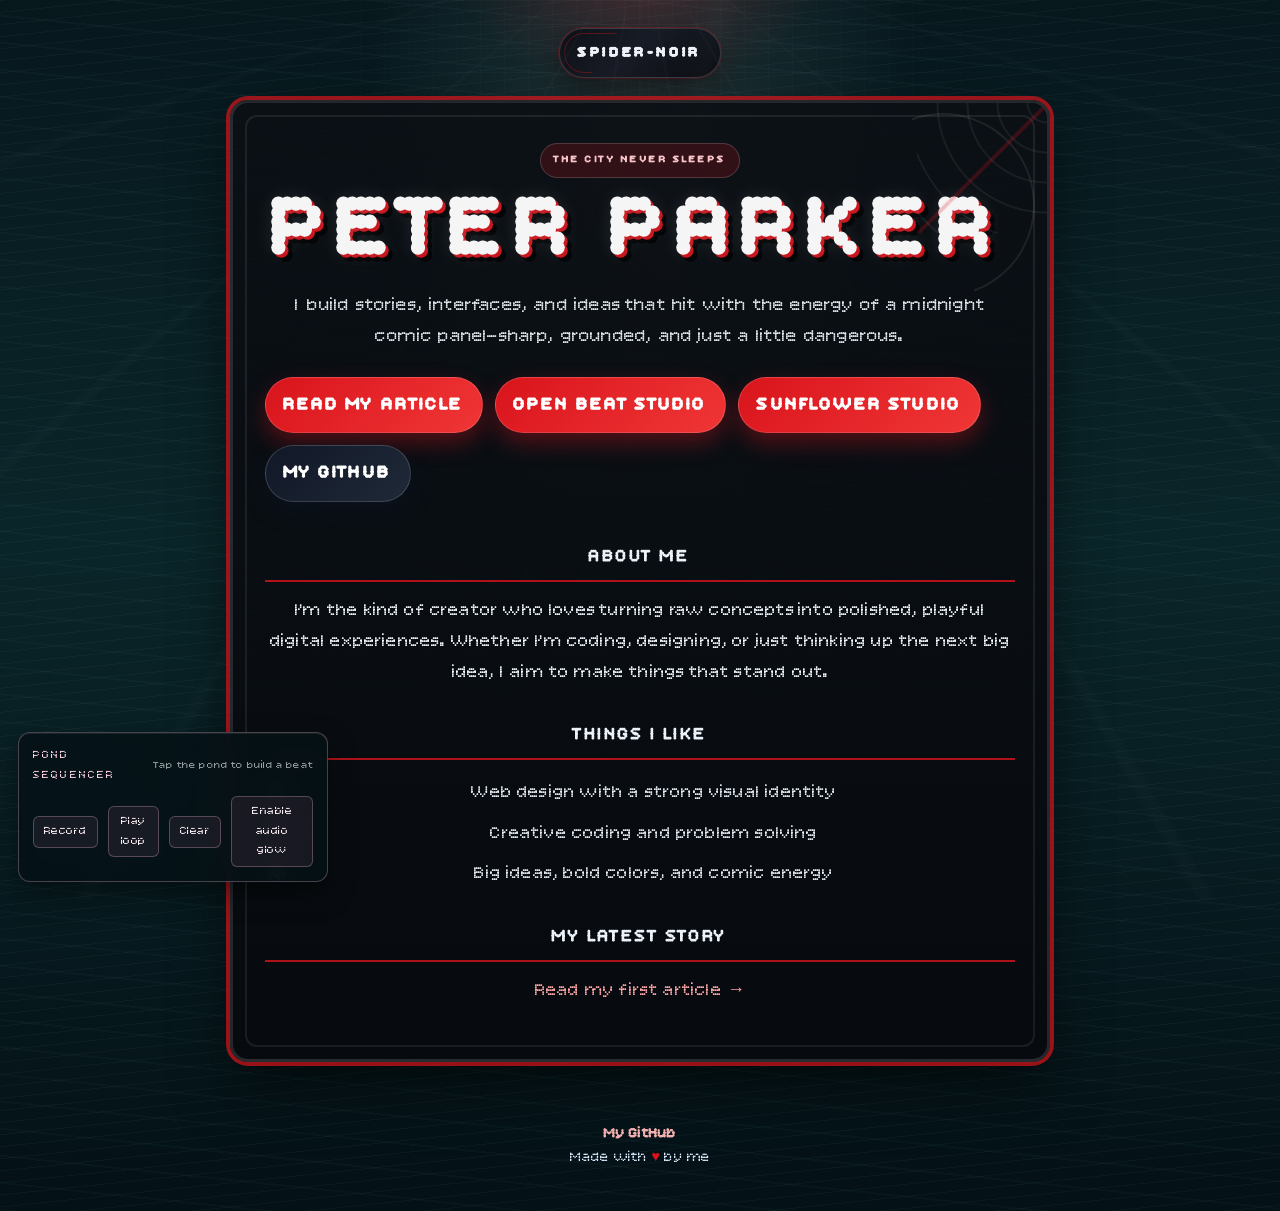
<file: index.html>
<!DOCTYPE html>
<html>

<head>
  <!-- The title shows up in the browser tab -->
  <title>Spider-Noir</title>

  <!-- These two lines connect your CSS and JavaScript files -->
  <link rel="stylesheet" href="style.css">
  <script src="scripts.js" defer></script>

  <!-- This makes the page look right on phones -->
  
  <link rel="shortcut icon" href="favicon.ico">
</head>

<body>

  <header>
    <a href="index.html" class="header-text">Spider-Noir</a>
  </header>

  <main>
    <section class="hero">
      <p class="eyebrow">The city never sleeps</p>
      <h1>Peter Parker</h1>
      <p class="intro">I build stories, interfaces, and ideas that hit with the energy of a midnight comic panel—sharp, grounded, and just a little dangerous.</p>

      <div class="hero-actions">
        <a href="article.html" class="primary-btn">Read my article</a>
        <a href="beat.html" class="primary-btn">Open beat studio</a>
        <a href="hands.html" class="primary-btn">Sunflower Studio</a>
        <a href="https://github.com" class="secondary-btn">My GitHub</a>
      </div>
    </section>

    <h2>About me</h2>
    <p>I’m the kind of creator who loves turning raw concepts into polished, playful digital experiences. Whether I’m coding, designing, or just thinking up the next big idea, I aim to make things that stand out.</p>

    <h2>Things I like</h2>
    <ul class="feature-list">
      <li>Web design with a strong visual identity</li>
      <li>Creative coding and problem solving</li>
      <li>Big ideas, bold colors, and comic energy</li>
    </ul>

    <h2>My latest story</h2>
    <p><a href="article.html">Read my first article →</a></p>

  </main>

  <footer>
    <a href="https://github.com">My GitHub</a>
    <br>
    Made with <span class="heart">&hearts;</span> by me
  </footer>

</body>

</html>
</file>
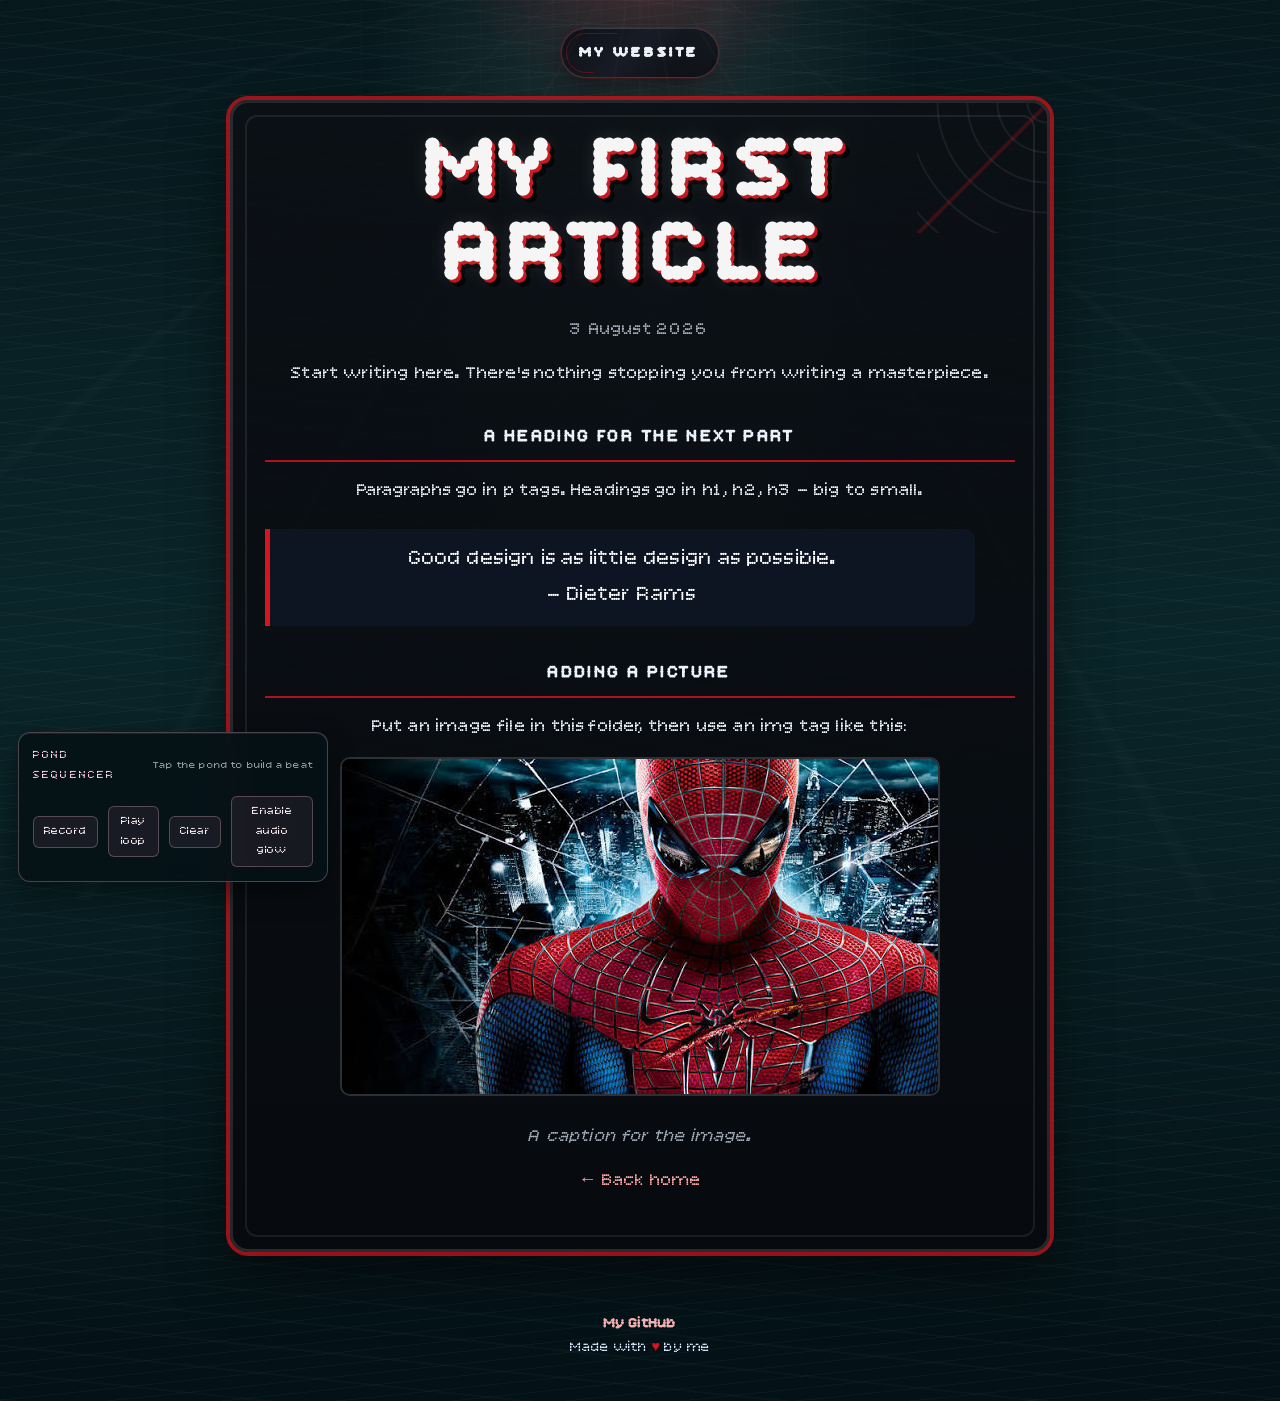
<file: article.html>
<!DOCTYPE html>
<html>

<head>
  <title>My First Article</title>
  <link rel="stylesheet" href="style.css">
  <script src="scripts.js" defer></script>
  <meta name="viewport" content="width=device-width, initial-scale=1.0">
  <link rel="shortcut icon" href="favicon.ico">
</head>

<body>

  <header>
    <a href="index.html" class="header-text">My Website</a>
  </header>

  <main>

    <h1>My first article</h1>
    <p class="date">3 August 2026</p>

    <p>Start writing here. There's nothing stopping you from writing a masterpiece.</p>

    <h2>A heading for the next part</h2>
    <p>Paragraphs go in p tags. Headings go in h1, h2, h3 — big to small.</p>

    <!-- A quote, styled in style.css -->
    <blockquote>
      Good design is as little design as possible.
      <br>— Dieter Rams
    </blockquote>

    <h2>Adding a picture</h2>
    <p>Put an image file in this folder, then use an img tag like this:</p>
    <img src="tennis.jpeg" alt="A tennis court">
    <p class="image-caption">A caption for the image.</p>

    <p><a href="index.html">← Back home</a></p>

  </main>

  <footer>
    <a href="https://github.com">My GitHub</a>
    <br>
    Made with <span class="heart">&hearts;</span> by me
  </footer>

</body>

</html>
</file>
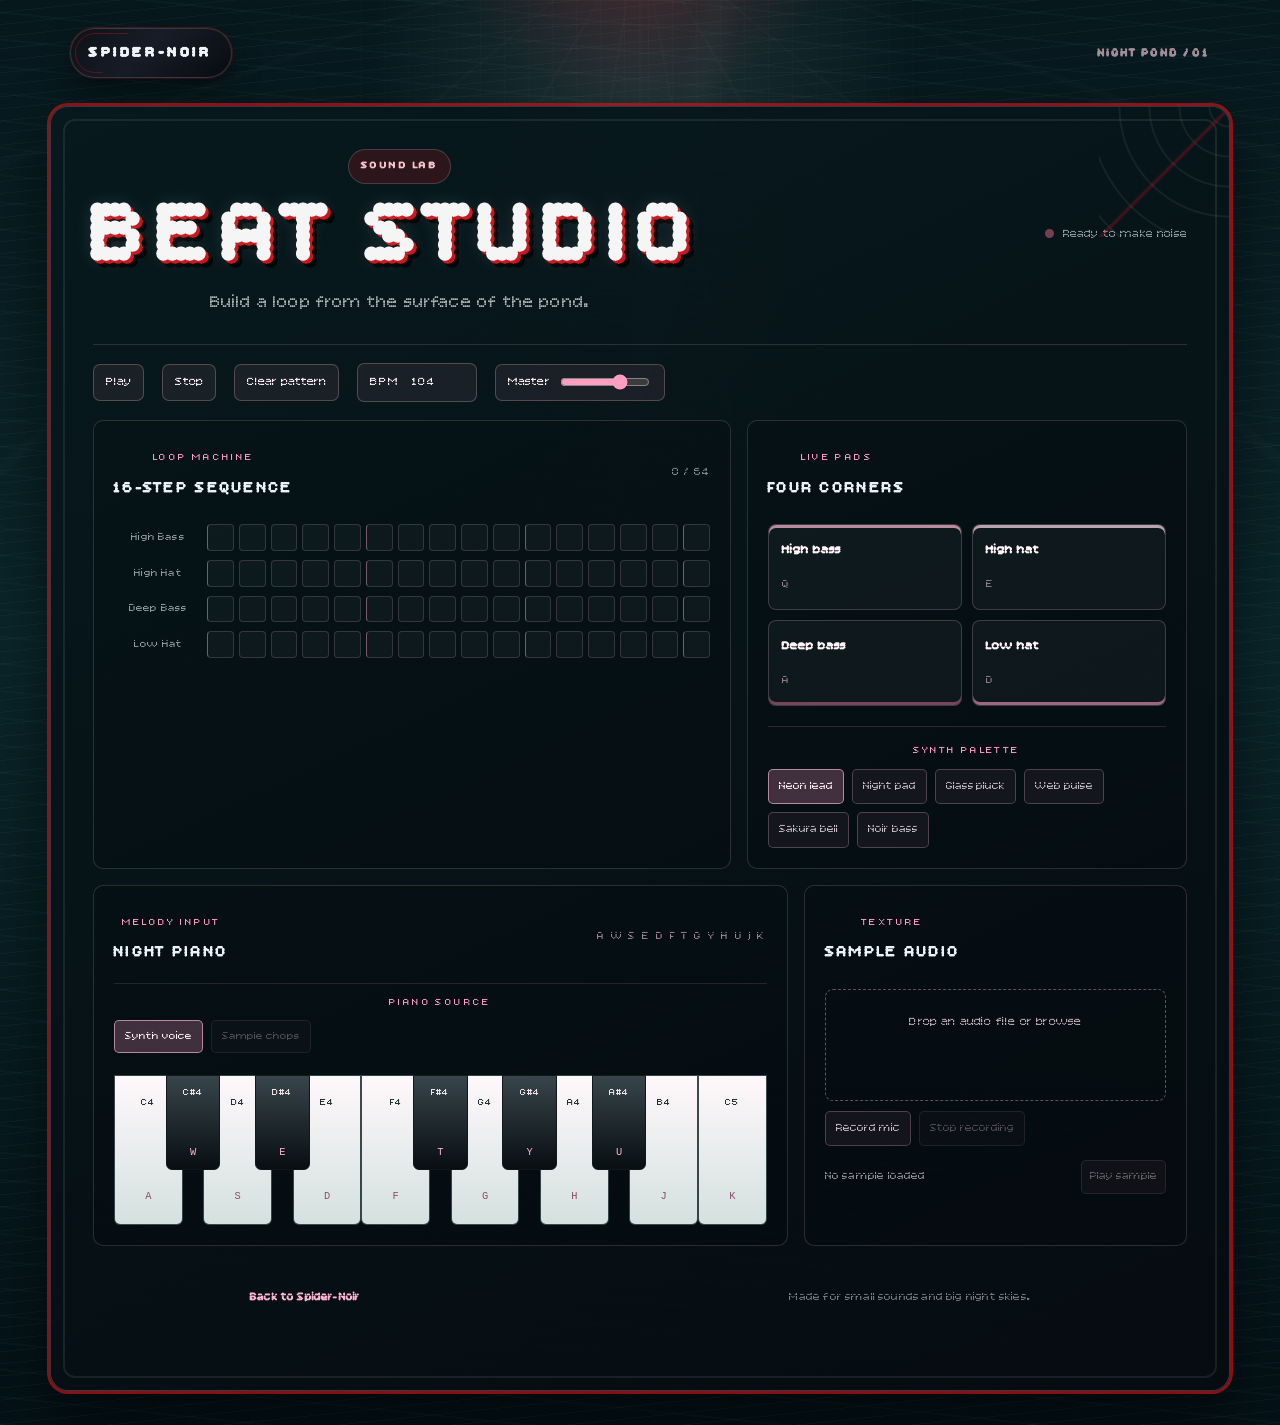
<file: beat.html>
<!DOCTYPE html>
<html lang="en">

<head>
  <meta charset="UTF-8">
  <title>Beat Studio | Spider-Noir</title>
  <meta name="viewport" content="width=device-width, initial-scale=1.0">
  <link rel="stylesheet" href="style.css">
  <link rel="stylesheet" href="studio.css">
  <script src="scripts.js" defer></script>
  <script src="studio.js" defer></script>
</head>

<body class="beat-studio">
  <header class="studio-header">
    <a href="index.html" class="header-text">Spider-Noir</a>
    <span class="studio-mark">Night pond / 01</span>
  </header>

  <main class="studio-shell">
    <section class="studio-titlebar">
      <div>
        <p class="eyebrow">Sound lab</p>
        <h1>Beat Studio</h1>
        <p class="studio-subtitle">Build a loop from the surface of the pond.</p>
      </div>
      <div class="transport-readout">
        <span class="transport-light"></span>
        <span class="studio-status" aria-live="polite">Ready to make noise</span>
      </div>
    </section>

    <section class="studio-transport" aria-label="Transport controls">
      <button class="studio-play" type="button">Play</button>
      <button class="studio-stop" type="button">Stop</button>
      <button class="studio-clear" type="button">Clear pattern</button>
      <label class="tempo-control">BPM <input class="tempo-input" type="number" min="60" max="180" value="104"></label>
      <label class="master-control">Master <input class="master-volume" type="range" min="0" max="1" step="0.01" value="0.7"></label>
    </section>

    <section class="studio-workbench">
      <div class="step-panel">
        <div class="section-heading">
          <div>
            <span class="section-kicker">Loop machine</span>
            <h2>16-step sequence</h2>
          </div>
          <span class="step-count">0 / 64</span>
        </div>
        <div class="step-grid" aria-label="16 step beat sequencer"></div>
      </div>

      <aside class="sound-panel">
        <div class="section-heading">
          <div>
            <span class="section-kicker">Live pads</span>
            <h2>Four corners</h2>
          </div>
        </div>
        <div class="pad-grid">
          <button class="sound-pad pad-high-bass" data-sound="highBass" type="button"><strong>High bass</strong><span>Q</span></button>
          <button class="sound-pad pad-high-hat" data-sound="highHat" type="button"><strong>High hat</strong><span>E</span></button>
          <button class="sound-pad pad-deep-bass" data-sound="deepBass" type="button"><strong>Deep bass</strong><span>A</span></button>
          <button class="sound-pad pad-low-hat" data-sound="lowHat" type="button"><strong>Low hat</strong><span>D</span></button>
        </div>
        <div class="synth-palette" aria-label="Synth sound choices">
          <span class="section-kicker">Synth palette</span>
          <button class="synth-choice is-selected" data-synth="lead" type="button">Neon lead</button>
          <button class="synth-choice" data-synth="pad" type="button">Night pad</button>
          <button class="synth-choice" data-synth="pluck" type="button">Glass pluck</button>
          <button class="synth-choice" data-synth="web" type="button">Web pulse</button>
          <button class="synth-choice" data-synth="sakura" type="button">Sakura bell</button>
          <button class="synth-choice" data-synth="noir" type="button">Noir bass</button>
        </div>
      </aside>
    </section>

    <section class="studio-lower-grid">
      <section class="piano-panel">
        <div class="section-heading">
          <div>
            <span class="section-kicker">Melody input</span>
            <h2>Night piano</h2>
          </div>
          <span class="keyboard-hint">A W S E D F T G Y H U J K</span>
        </div>
        <div class="sound-source-switch" role="group" aria-label="Piano sound source">
          <span class="section-kicker">Piano source</span>
          <button class="source-choice is-selected" data-source="synth" type="button">Synth voice</button>
          <button class="source-choice" data-source="sample" type="button" disabled>Sample chops</button>
        </div>
        <div class="piano-keys" role="application" aria-label="Playable piano keyboard"></div>
      </section>

      <section class="sample-panel">
        <div class="section-heading">
          <div>
            <span class="section-kicker">Texture</span>
            <h2>Sample audio</h2>
          </div>
        </div>
        <label class="sample-drop">Drop an audio file or browse<input class="sample-input" type="file" accept="audio/*"></label>
        <div class="sample-record-controls"><button class="sample-record" type="button">Record mic</button><button class="sample-stop" type="button" disabled>Stop recording</button></div>
        <div class="sample-row"><span class="sample-name">No sample loaded</span><button class="sample-play" type="button" disabled>Play sample</button></div>
      </section>
    </section>

    <footer class="studio-footer"><a href="index.html">Back to Spider-Noir</a><span>Made for small sounds and big night skies.</span></footer>
  </main>
</body>

</html>
</file>
<file: style.css>
/* This file controls how everything LOOKS.
   Change a value, save, and refresh your browser to see what happens. */


@import url('https://fonts.googleapis.com/css2?family=Bitcount+Prop+Single:wght@100..900&display=swap');


:root {
  --spidey-red: #d9141c;
  --spidey-red-deep: #7a0d12;
  --spidey-black: #070b11;
  --spidey-gray: #d3d7dd;
  --spidey-panel: #101820;
  --spidey-panel-soft: rgba(16, 24, 32, 0.8);
  --spidey-ink: #eef3f9;
  --spidey-line: rgba(255, 255, 255, 0.12);

  --cursor-default: url("data:image/svg+xml,%3Csvg xmlns='http://www.w3.org/2000/svg' width='200' height='200' viewBox='0 0 200 200' shape-rendering='crispEdges'%3E%3Cpath d='M18 20L148 92L104 100L90 180L58 150L66 100L18 92Z' fill='%23ffffff' stroke='%23000000' stroke-width='10' stroke-linejoin='miter'/%3E%3Cpath d='M44 52L110 96L82 100L74 144L58 128L64 100L44 86Z' fill='%23000000'/%3E%3Cpath d='M50 86L68 86L68 102L50 102Z' fill='%23ffffff'/%3E%3Cpath d='M80 86L98 86L98 102L80 102Z' fill='%23ffffff'/%3E%3Cpath d='M54 110L72 112L70 128L54 126Z' fill='%23ffffff'/%3E%3Cpath d='M78 110L96 112L98 128L80 126Z' fill='%23ffffff'/%3E%3C/svg%3E") 22 12, auto;
  --cursor-link: url("data:image/svg+xml,%3Csvg xmlns='http://www.w3.org/2000/svg' width='200' height='200' viewBox='0 0 200 200' shape-rendering='crispEdges'%3E%3Cpath d='M18 20L148 92L104 100L90 180L58 150L66 100L18 92Z' fill='%23ffffff' stroke='%23000000' stroke-width='10' stroke-linejoin='miter'/%3E%3Cpath d='M44 52L110 96L82 100L74 144L58 128L64 100L44 86Z' fill='%23000000'/%3E%3Cpath d='M50 86L68 86L68 102L50 102Z' fill='%23ffffff'/%3E%3Cpath d='M80 86L98 86L98 102L80 102Z' fill='%23ffffff'/%3E%3Cpath d='M54 110L72 112L70 128L54 126Z' fill='%23ffffff'/%3E%3Cpath d='M78 110L96 112L98 128L80 126Z' fill='%23ffffff'/%3E%3C/svg%3E") 22 12, pointer;
  --cursor-text: url("data:image/svg+xml,%3Csvg xmlns='http://www.w3.org/2000/svg' width='200' height='200' viewBox='0 0 200 200' shape-rendering='crispEdges'%3E%3Cpath d='M58 24H142V176H58Z' fill='%23ffffff' stroke='%23000000' stroke-width='10'/%3E%3Cpath d='M74 44H126V138H74Z' fill='%23000000'/%3E%3Cpath d='M78 64H122M78 88H122M78 112H122M78 136H122' stroke='%23ffffff' stroke-width='10' stroke-linecap='square'/%3E%3C/svg%3E") 18 18, text;
}

* {
  box-sizing: border-box;
}

html {
  scroll-behavior: smooth;
}

body {
  font-family: "Bitcount Prop Single", sans-serif;
  font-size: 18px;
  font-weight: 400;
  line-height: 1.7;
  text-align: center;
  letter-spacing: 1.7em;
  background:
    radial-gradient(ellipse at 50% 8%, rgba(169, 220, 214, 0.14), transparent 30%),
    repeating-linear-gradient(174deg, rgba(184, 229, 222, 0.035) 0 1px, transparent 1px 12px),
    repeating-linear-gradient(6deg, rgba(76, 145, 149, 0.045) 0 2px, transparent 2px 27px),
    linear-gradient(180deg, #07181d 0%, #0a2529 45%, #041116 100%);
  color: var(--spidey-ink);
  margin: 0;
  min-height: 100vh;
  letter-spacing: 0.01em;
  cursor: var(--cursor-default);
}

body.audio-reactive::before {
  opacity: calc(0.72 + var(--voice-energy, 0) * 0.22);
  filter: brightness(calc(1 + var(--voice-energy, 0) * 0.16));
}

body.audio-reactive::after {
  opacity: calc(0.48 + var(--voice-energy, 0) * 0.18);
}

body::before {
  content: "";
  position: fixed;
  inset: 0;
  pointer-events: none;
  background:
    linear-gradient(rgba(255, 255, 255, 0.03) 1px, transparent 1px),
    linear-gradient(90deg, rgba(255, 255, 255, 0.02) 1px, transparent 1px),
    radial-gradient(circle at 50% -12%, rgba(217, 20, 28, 0.3) 0 2%, transparent 18%),
    repeating-linear-gradient(12deg, transparent 0 46px, rgba(179, 235, 225, 0.04) 47px, transparent 49px);
  background-size: 24px 24px, 24px 24px, 100% 100%, 100% 100%;
  -webkit-mask-image: radial-gradient(ellipse at top, black 0%, transparent 64%);
  mask-image: radial-gradient(ellipse at top, black 0%, transparent 64%);
  z-index: 0;
}

body::after {
  content: "";
  position: fixed;
  inset: 0;
  pointer-events: none;
  background:
    radial-gradient(circle at 50% 30%, rgba(217, 20, 28, 0.14), transparent 30%),
    repeating-conic-gradient(from 0deg at 50% -8%, transparent 0deg 9deg, rgba(255, 255, 255, 0.035) 9.5deg 10deg, transparent 10.5deg 20deg),
    linear-gradient(102deg, transparent 0 47%, rgba(190, 240, 230, 0.05) 49%, transparent 51% 100%);
  opacity: 0.48;
  z-index: 0;
}

body.link-cursor {
  cursor: var(--cursor-link);
}

body.text-cursor {
  cursor: var(--cursor-text);
}

.cursor-glow {
  position: fixed;
  left: 0;
  top: 0;
  width: 240px;
  height: 240px;
  border-radius: 50%;
  pointer-events: none;
  z-index: 9999;
  opacity: 0;
  transition: opacity 0.12s ease, filter 0.12s ease;
  background: radial-gradient(circle, rgba(255, 205, 224, 0.34) 0%, rgba(244, 140, 181, 0.2) 20%, rgba(225, 100, 151, 0.1) 42%, rgba(225, 100, 151, 0.035) 62%, transparent 72%);
  filter: blur(24px);
  mix-blend-mode: screen;
}

.cursor-trail {
  position: fixed;
  inset: 0;
  pointer-events: none;
  z-index: 9998;
  overflow: hidden;
  mix-blend-mode: screen;
}

.beat-machine {
  position: fixed;
  left: 18px;
  bottom: 18px;
  width: min(310px, calc(100vw - 36px));
  padding: 13px 14px 14px;
  border: 1px solid rgba(255, 190, 214, 0.28);
  border-radius: 12px;
  background: rgba(5, 18, 22, 0.88);
  box-shadow: 0 12px 28px rgba(0, 0, 0, 0.4), inset 0 1px rgba(255, 255, 255, 0.08);
  backdrop-filter: blur(12px);
  z-index: 10001;
  text-align: left;
}

.beat-machine-head,
.beat-machine-controls {
  display: flex;
  align-items: center;
  justify-content: space-between;
  gap: 10px;
}

.beat-machine-kicker {
  color: #ffd2e2;
  font-size: 0.72rem;
  letter-spacing: 0.1em;
  text-transform: uppercase;
}

.beat-status {
  color: rgba(238, 243, 249, 0.62);
  font-size: 0.68rem;
  white-space: nowrap;
}

.beat-machine-controls {
  justify-content: flex-start;
  margin-top: 11px;
}

.beat-machine button {
  min-height: 32px;
  padding: 5px 10px;
  border: 1px solid rgba(255, 190, 214, 0.28);
  border-radius: 6px;
  background: rgba(255, 143, 187, 0.08);
  color: #fff0f6;
  font: inherit;
  font-size: 0.72rem;
  letter-spacing: 0.04em;
  cursor: pointer;
}

.beat-machine button:hover,
.beat-machine button.is-active {
  background: rgba(255, 143, 187, 0.24);
  border-color: rgba(255, 190, 214, 0.62);
}

.voice-glow-toggle {
  color: #ffd7e5;
}

@media (min-width: 760px) {
  body::before {
    background:
      linear-gradient(rgba(255, 255, 255, 0.03) 1px, transparent 1px),
      linear-gradient(90deg, rgba(255, 255, 255, 0.02) 1px, transparent 1px),
      radial-gradient(circle at 50% -12%, rgba(217, 20, 28, 0.3) 0 2%, transparent 18%),
      linear-gradient(90deg, transparent 0 49.95%, rgba(255, 190, 214, 0.1) 50%, transparent 50.05%);
    background-size: 24px 24px, 24px 24px, 100% 100%, 100% 100%;
  }
}

.blossom-layer {
  position: fixed;
  inset: 0;
  overflow: hidden;
  pointer-events: none;
  z-index: 0;
}

.cherry-blossom {
  position: absolute;
  top: -8vh;
  width: var(--blossom-size);
  height: var(--blossom-size);
  border-radius: 50%;
  background:
    radial-gradient(circle at 50% 17%, #ffd9e8 0 28%, transparent 30%),
    radial-gradient(circle at 83% 50%, #ffb4d1 0 28%, transparent 30%),
    radial-gradient(circle at 67% 84%, #ff9fc4 0 28%, transparent 30%),
    radial-gradient(circle at 33% 84%, #ffb4d1 0 28%, transparent 30%),
    radial-gradient(circle at 17% 50%, #ffd9e8 0 28%, transparent 30%);
  filter: drop-shadow(0 0 4px rgba(255, 154, 195, 0.55));
  opacity: 0.78;
  animation: blossom-fall var(--blossom-duration) linear var(--blossom-delay) infinite;
  will-change: transform;
}

@keyframes blossom-fall {
  0% {
    transform: translate3d(0, -12vh, 0) rotate(0deg);
  }

  50% {
    transform: translate3d(var(--blossom-sway), 52vh, 0) rotate(calc(var(--blossom-spin) * 0.45));
  }

  100% {
    transform: translate3d(calc(var(--blossom-sway) * -0.6), 115vh, 0) rotate(var(--blossom-spin));
  }
}

.cursor-trail-blossom {
  position: absolute;
  width: var(--trail-size);
  height: var(--trail-size);
  border-radius: 50%;
  background:
    radial-gradient(circle at 50% 17%, #ffe5f0 0 29%, transparent 31%),
    radial-gradient(circle at 83% 50%, #ffb4d1 0 29%, transparent 31%),
    radial-gradient(circle at 67% 84%, #ff8fbb 0 29%, transparent 31%),
    radial-gradient(circle at 33% 84%, #ffb4d1 0 29%, transparent 31%),
    radial-gradient(circle at 17% 50%, #ffe5f0 0 29%, transparent 31%);
  filter: drop-shadow(0 0 4px rgba(255, 126, 181, 0.8));
  animation: trail-blossom-fall 1s ease-out forwards;
}

.cursor-trail-blossom::after {
  content: "";
  position: absolute;
  top: 42%;
  left: 43%;
  width: 14%;
  height: 14%;
  border-radius: 50%;
  background: #b94d80;
}

@keyframes trail-blossom-fall {
  0% {
    opacity: 0.95;
    transform: translate(-50%, -50%) scale(0.55) rotate(0deg);
  }

  18% {
    opacity: 1;
    transform: translate(-50%, -50%) scale(1) rotate(20deg);
  }

  100% {
    opacity: 0;
    transform: translate(calc(-50% + var(--trail-drift)), calc(-50% + var(--trail-fall))) scale(0.72) rotate(var(--trail-spin));
  }
}

.cursor-focus-ripple {
  position: fixed;
  border: 1px solid rgba(255, 218, 234, 0.7);
  border-radius: 999px;
  pointer-events: none;
  z-index: 10000;
  transform: translate(-50%, -50%);
  box-shadow: 0 0 12px rgba(244, 140, 181, 0.38), inset 0 0 8px rgba(255, 220, 235, 0.28);
  animation: pond-ripple 1s cubic-bezier(0.18, 0.72, 0.3, 1) forwards;
}

 .cursor-focus-ripple::before,
 .cursor-focus-ripple::after {
  content: "";
  position: absolute;
  inset: -1px;
  border: inherit;
  border-radius: inherit;
  opacity: 0.7;
  animation: pond-ripple-ring 1s ease-out forwards;
}

 .cursor-focus-ripple::after {
  inset: 7px;
  opacity: 0.45;
  animation-delay: 0.06s;
}

@keyframes pond-ripple {
  0% {
    opacity: 0.8;
    scale: 0.55 0.35;
  }

  100% {
    opacity: 0;
    scale: 2.8 1.55;
  }
}

@keyframes pond-ripple-ring {
  0% {
    opacity: 0.7;
    scale: 0.7;
  }

  100% {
    opacity: 0;
    scale: 1.8;
  }
}

.cursor-glow-active {
  transform: scale(1.15);
  filter: blur(30px);
}

.cursor-glow-hover {
  width: 300px;
  height: 300px;
  filter: blur(36px);
  background: radial-gradient(circle, rgba(255, 221, 234, 0.46) 0%, rgba(255, 170, 201, 0.28) 20%, rgba(225, 100, 151, 0.12) 44%, rgba(225, 100, 151, 0.035) 62%, transparent 76%);
}

@media (pointer: coarse) {
  .cursor-glow {
    width: 120px;
    height: 120px;
    filter: blur(14px);
  }

  .cursor-trail {
    z-index: 9999;
  }

}

h1, h2, h3 {
  color: var(--spidey-ink);
  letter-spacing: 0.04em;
}

h1 {
  font-size: clamp(2.8rem, 7vw, 5.5rem);
  line-height: 0.95;
  margin: 0 0 16px;
  text-transform: uppercase;
  color: #f5f5f5;
  text-shadow: 0 0 18px rgba(255, 255, 255, 0.1), 3px 3px 0 rgba(217, 20, 28, 0.92), 7px 7px 0 rgba(0, 0, 0, 0.75);
}

h2 {
  color: #eaf1f8;
  border-bottom: 2px solid rgba(217, 20, 28, 0.8);
  padding-bottom: 8px;
  margin-top: 32px;
  text-transform: uppercase;
  letter-spacing: 0.08em;
  font-size: 1.1rem;
}

p {
  margin: 14px 0;
}

ul {
  padding-left: 1.2rem;
}

li {
  margin: 10px 0;
}

a {
  color: #fca5a5;
  text-decoration: none;
  transition: color 0.2s ease, transform 0.2s ease;
  cursor: var(--cursor-link);
}

a:hover {
  color: #fee2e2;
}

button,
input,
textarea,
select {
  cursor: var(--cursor-text);
}

header {
  max-width: 820px;
  margin: 0 auto;
  padding: 28px 20px 10px;
  font-weight: 900;
}

.header-text {
  display: inline-block;
  color: var(--spidey-ink);
  text-decoration: none;
  font-size: 0.9rem;
  letter-spacing: 0.18em;
  text-transform: uppercase;
  background: linear-gradient(135deg, #0d1117, #171d27 45%, #090d12);
  border: 1px solid rgba(255, 255, 255, 0.15);
  padding: 12px 18px;
  border-radius: 999px;
  box-shadow: 0 12px 30px rgba(0, 0, 0, 0.45), 0 0 0 1px rgba(217, 20, 28, 0.32);
  position: relative;
}

.header-text::after {
  content: "";
  position: absolute;
  inset: 4px;
  border: 1px solid rgba(217, 20, 28, 0.35);
  border-radius: inherit;
  clip-path: polygon(0 0, 35% 0, 18% 100%, 0 100%);
  pointer-events: none;
}

main {
  max-width: 820px;
  margin: 12px auto 40px;
  padding: 28px 32px 38px;
  background: linear-gradient(180deg, rgba(12, 16, 21, 0.94), rgba(7, 10, 14, 0.96));
  border: 3px solid rgba(242, 244, 246, 0.12);
  border-radius: 18px;
  box-shadow:
    0 0 0 4px rgba(217, 20, 28, 0.7),
    0 26px 56px rgba(0, 0, 0, 0.5);
  position: relative;
  z-index: 1;
  overflow: hidden;
}

main::before {
  content: "";
  position: absolute;
  inset: 12px;
  border: 2px solid rgba(255, 255, 255, 0.08);
  border-radius: 12px;
  pointer-events: none;
}

main::after {
  content: "";
  position: absolute;
  top: 0;
  right: 0;
  width: 130px;
  height: 130px;
  opacity: 0.35;
  background:
    repeating-radial-gradient(circle at 100% 0, transparent 0 18px, rgba(255, 255, 255, 0.18) 19px 20px, transparent 21px 30px),
    linear-gradient(135deg, transparent 49%, rgba(217, 20, 28, 0.7) 50% 51%, transparent 52%);
  pointer-events: none;
}

.hero {
  margin-bottom: 26px;
  padding: 12px 0 8px;
  position: relative;
}

.hero::before {
  content: "";
  position: absolute;
  top: -18px;
  right: -20px;
  width: 180px;
  height: 180px;
  border: 2px solid rgba(255, 255, 255, 0.12);
  border-radius: 50%;
  border-left-color: transparent;
  border-bottom-color: transparent;
  transform: rotate(25deg);
  opacity: 0.7;
}

.eyebrow {
  display: inline-block;
  margin: 0 0 12px;
  padding: 7px 12px;
  border-radius: 999px;
  background: rgba(217, 20, 28, 0.18);
  border: 1px solid rgba(255, 255, 255, 0.16);
  color: #f7c5c8;
  text-transform: uppercase;
  letter-spacing: 0.14em;
  font-size: 0.68rem;
  font-weight: 700;
}

.intro {
  color: #dfe5eb;
  font-size: 1.16rem;
  max-width: 60ch;
}

.hero-actions {
  display: flex;
  flex-wrap: wrap;
  gap: 12px;
  margin-top: 24px;
}

.primary-btn,
.secondary-btn {
  display: inline-block;
  padding: 12px 18px;
  border-radius: 999px;
  font-weight: 800;
  letter-spacing: 0.06em;
  text-transform: uppercase;
  border: 1px solid rgba(255, 255, 255, 0.16);
}

.primary-btn {
  background: linear-gradient(135deg, var(--spidey-red), #f03636);
  color: white;
  box-shadow: 0 10px 22px rgba(217, 20, 28, 0.35);
}

.secondary-btn {
  background: linear-gradient(135deg, #111827, #1f2937);
  color: white;
  box-shadow: 0 10px 22px rgba(15, 23, 42, 0.4);
}

.feature-list {
  list-style: none;
  padding-left: 0;
}

.feature-list li {
  position: relative;
  padding-left: 28px;
  color: #e2e8f0;
}

.feature-list li::before {
  content: "🕷️";
  position: absolute;
  left: 0;
  top: 0;
}

main img {
  max-width: 100%;
  border-radius: 10px;
  border: 2px solid rgba(255, 255, 255, 0.15);
}

.image-caption {
  font-style: italic;
  opacity: 0.8;
  color: #cbd5e1;
}

.date {
  opacity: 0.8;
  color: #cbd5e1;
}

blockquote {
  border-left: 5px solid var(--spidey-red);
  margin-left: 0;
  padding: 12px 18px;
  font-size: 120%;
  background: rgba(15, 23, 42, 0.7);
  border-radius: 0 10px 10px 0;
  color: #f8fafc;
}

footer {
  max-width: 820px;
  margin: auto;
  padding: 20px 20px 40px;
  text-align: center;
  font-size: 0.9rem;
  color: #dbeafe;
}

footer a {
  color: #f7b3b3;
  font-weight: 700;
}

.heart {
  color: var(--spidey-red);
  animation: beat 1s infinite;
}

@keyframes beat {
  0%, 100% { transform: scale(1); opacity: 1; }
  50% { transform: scale(1.2); opacity: 0.7; }
}

@media only screen and (max-width: 600px) {
  body {
    background: #0b1016;
  }

  main {
    margin: 12px 12px 28px;
    padding: 20px 18px 28px;
    border-radius: 14px;
  }

  .hero-actions {
    flex-direction: column;
  }

  .header-text {
    letter-spacing: 0.12em;
  }

  .primary-btn,
  .secondary-btn {
    width: 100%;
    text-align: center;
  }
}
</file>
<file: studio.css>
.studio-header {
  max-width: 1180px;
  display: flex;
  align-items: center;
  justify-content: space-between;
  margin: 0 auto;
}

.studio-mark,
.keyboard-hint {
  color: rgba(255, 211, 226, 0.62);
  font-size: 0.7rem;
  letter-spacing: 0.12em;
  text-transform: uppercase;
}

.studio-shell {
  width: min(1180px, calc(100% - 32px));
  max-width: none;
  margin: 18px auto 34px;
  padding: clamp(22px, 4vw, 42px);
  background: linear-gradient(155deg, rgba(7, 25, 29, 0.96), rgba(6, 12, 17, 0.96));
  border: 1px solid rgba(255, 204, 222, 0.2);
  border-radius: 18px;
  box-shadow: 0 0 0 3px rgba(217, 20, 28, 0.62), 0 26px 58px rgba(0, 0, 0, 0.55);
  position: relative;
  z-index: 1;
  overflow: hidden;
}

.studio-titlebar,
.studio-transport,
.section-heading,
.studio-footer,
.sample-row {
  display: flex;
  align-items: center;
  justify-content: space-between;
  gap: 18px;
}

.studio-titlebar {
  padding-bottom: 26px;
  border-bottom: 1px solid rgba(255, 203, 222, 0.15);
}

.studio-titlebar h1 {
  margin-bottom: 8px;
}

.studio-subtitle {
  margin: 0;
  color: rgba(238, 243, 249, 0.7);
}

.transport-readout {
  display: flex;
  align-items: center;
  gap: 9px;
  color: rgba(238, 243, 249, 0.62);
  font-size: 0.75rem;
  white-space: nowrap;
}

.transport-light {
  width: 9px;
  height: 9px;
  border-radius: 50%;
  background: #75404e;
  box-shadow: 0 0 0 transparent;
}

.transport-light.is-on {
  background: #ff9ec1;
  box-shadow: 0 0 12px #ff9ec1;
}

.studio-transport {
  justify-content: flex-start;
  flex-wrap: wrap;
  padding: 18px 0;
}

.studio-transport button,
.tempo-control,
.master-control {
  min-height: 36px;
  border: 1px solid rgba(255, 194, 216, 0.25);
  border-radius: 7px;
  background: rgba(255, 155, 195, 0.08);
  color: #ffeef5;
  padding: 7px 12px;
  font: inherit;
  font-size: 0.78rem;
}

.studio-transport button:hover,
.studio-transport button:focus-visible {
  background: rgba(255, 155, 195, 0.22);
  border-color: rgba(255, 194, 216, 0.62);
}

.studio-transport input {
  margin-left: 6px;
  accent-color: #ff9ec1;
}

.tempo-input {
  width: 54px;
  border: 0;
  background: transparent;
  color: inherit;
  font: inherit;
}

.master-volume {
  width: 90px;
  vertical-align: middle;
}

.studio-workbench,
.studio-lower-grid {
  display: grid;
  gap: 16px;
}

.studio-workbench {
  grid-template-columns: minmax(0, 1.45fr) minmax(320px, 1fr);
}

.studio-lower-grid {
  grid-template-columns: minmax(0, 1.45fr) minmax(260px, 0.8fr);
  margin-top: 16px;
}

.step-panel,
.sound-panel,
.piano-panel,
.sample-panel {
  padding: 20px;
  border: 1px solid rgba(255, 204, 222, 0.16);
  background: rgba(0, 0, 0, 0.14);
  border-radius: 10px;
}

.section-kicker {
  color: #ff9ec1;
  font-size: 0.68rem;
  letter-spacing: 0.13em;
  text-transform: uppercase;
}

.section-heading h2 {
  margin: 3px 0 0;
  padding: 0;
  border: 0;
  font-size: 1rem;
}

.step-count {
  color: rgba(238, 243, 249, 0.55);
  font-size: 0.75rem;
}

.step-grid {
  display: grid;
  gap: 9px;
  margin-top: 22px;
  overflow-x: hidden;
  padding-bottom: 3px;
}

.step-row {
  display: grid;
  grid-template-columns: 88px repeat(16, minmax(0, 1fr));
  gap: 5px;
  min-width: 0;
}

.track-label {
  align-self: center;
  color: rgba(238, 243, 249, 0.62);
  font-size: 0.7rem;
  text-transform: capitalize;
}

.step-button {
  aspect-ratio: 1;
  min-width: 24px;
  border: 1px solid rgba(255, 206, 223, 0.16);
  border-radius: 4px;
  background: rgba(255, 255, 255, 0.035);
  cursor: pointer;
}

.step-button:nth-of-type(5n + 1) {
  border-left-color: rgba(255, 174, 204, 0.45);
}

.step-button.is-on {
  background: #ff8fb8;
  box-shadow: 0 0 12px rgba(255, 143, 184, 0.4);
}

.step-button.is-current {
  outline: 2px solid #f6d9e4;
  outline-offset: 1px;
}

.pad-grid {
  display: grid;
  grid-template-columns: repeat(2, 1fr);
  gap: 10px;
  margin-top: 22px;
}

.sound-pad {
  min-height: 86px;
  padding: 13px;
  border: 1px solid rgba(255, 203, 222, 0.2);
  border-radius: 8px;
  color: #fff2f7;
  text-align: left;
  background: rgba(255, 255, 255, 0.04);
  font: inherit;
  cursor: pointer;
  transition: transform 0.08s ease, background 0.12s ease;
}

.sound-pad strong,
.sound-pad span {
  display: block;
}

.sound-pad strong {
  font-size: 0.8rem;
}

.sound-pad span {
  margin-top: 14px;
  color: rgba(255, 218, 231, 0.55);
  font-size: 0.7rem;
}

.sound-pad:hover,
.sound-pad.is-hit {
  background: rgba(255, 143, 185, 0.26);
  transform: translateY(-2px);
}

.synth-palette {
  display: flex;
  flex-wrap: wrap;
  align-items: center;
  gap: 8px;
  margin-top: 20px;
  padding-top: 15px;
  border-top: 1px solid rgba(255, 204, 222, 0.14);
}

.synth-palette .section-kicker {
  flex-basis: 100%;
}

.synth-choice,
.sample-record-controls button {
  border: 1px solid rgba(255, 194, 216, 0.25);
  border-radius: 5px;
  min-height: 32px;
  padding: 7px 10px;
  background: rgba(255, 155, 195, 0.06);
  color: rgba(255, 238, 245, 0.78);
  font: inherit;
  font-size: 0.72rem;
  cursor: pointer;
}

.synth-choice:hover,
.synth-choice.is-selected,
.sample-record-controls button:hover:not(:disabled) {
  background: rgba(255, 155, 195, 0.24);
  border-color: rgba(255, 194, 216, 0.62);
  color: #fff5f8;
}

.pad-high-bass { box-shadow: inset 0 3px rgba(255, 190, 214, 0.7); }
.pad-high-hat { box-shadow: inset 0 3px rgba(255, 224, 236, 0.7); }
.pad-deep-bass { box-shadow: inset 0 -3px rgba(166, 89, 119, 0.7); }
.pad-low-hat { box-shadow: inset 0 -3px rgba(215, 140, 164, 0.7); }

.piano-keys {
  display: flex;
  height: 150px;
  margin-top: 22px;
  overflow-x: auto;
}

.sound-source-switch {
  display: flex;
  flex-wrap: wrap;
  align-items: center;
  gap: 8px;
  margin-top: 16px;
  padding: 10px 0 0;
  border-top: 1px solid rgba(255, 204, 222, 0.12);
}

.sound-source-switch .section-kicker {
  flex-basis: 100%;
}

.source-choice {
  min-height: 30px;
  padding: 6px 10px;
  border: 1px solid rgba(255, 194, 216, 0.25);
  border-radius: 5px;
  background: rgba(255, 155, 195, 0.06);
  color: rgba(255, 238, 245, 0.78);
  font: inherit;
  font-size: 0.7rem;
  cursor: pointer;
}

.source-choice.is-selected,
.source-choice:hover:not(:disabled) {
  background: rgba(255, 155, 195, 0.24);
  border-color: rgba(255, 194, 216, 0.62);
  color: #fff5f8;
}

.source-choice:disabled {
  cursor: not-allowed;
  opacity: 0.38;
}

.piano-key {
  position: relative;
  flex: 1 0 48px;
  border: 1px solid rgba(14, 30, 34, 0.8);
  border-radius: 0 0 6px 6px;
  background: linear-gradient(#fff8fb, #d4e1df);
  color: #142126;
  font: inherit;
  cursor: pointer;
}

.piano-key span,
.piano-key kbd {
  display: block;
  font-size: 0.65rem;
}

.piano-key kbd {
  margin-top: 76px;
  color: #8c4d69;
}

.piano-key.is-pressed,
.piano-key:hover {
  background: linear-gradient(#ffbdd5, #d886a6);
}

.piano-key.black-key {
  z-index: 1;
  flex-basis: 34px;
  height: 95px;
  margin: 0 -17px;
  border-color: #11181c;
  background: linear-gradient(#37454a, #080e12);
  color: #fff1f6;
}

.piano-key.black-key kbd {
  margin-top: 42px;
  color: #ffb5cf;
}

.sample-drop {
  display: grid;
  place-items: center;
  min-height: 112px;
  margin-top: 22px;
  border: 1px dashed rgba(255, 190, 215, 0.38);
  border-radius: 8px;
  color: rgba(255, 228, 237, 0.72);
  font-size: 0.78rem;
  text-align: center;
  cursor: pointer;
}

.sample-input {
  width: 0;
  height: 0;
  opacity: 0;
}

.sample-row {
  margin-top: 14px;
  color: rgba(238, 243, 249, 0.6);
  font-size: 0.72rem;
}

.sample-record-controls {
  display: flex;
  gap: 8px;
  margin-top: 10px;
}

.sample-record-controls button:disabled,
.sample-play:disabled {
  cursor: not-allowed;
  opacity: 0.38;
}

.sample-play {
  border: 1px solid rgba(255, 190, 215, 0.3);
  border-radius: 5px;
  padding: 6px 8px;
  color: #ffeaf2;
  background: rgba(255, 143, 185, 0.12);
  font: inherit;
  cursor: pointer;
}

.studio-footer {
  margin-top: 22px;
  color: rgba(238, 243, 249, 0.5);
  font-size: 0.72rem;
}

.studio-footer a {
  color: #ffb3ce;
}

@media (max-width: 760px) {
  .studio-header {
    padding: 0 16px;
  }

  .studio-mark,
  .keyboard-hint {
    display: none;
  }

  .studio-shell {
    width: calc(100% - 20px);
    margin-top: 10px;
    padding: 18px 14px 24px;
  }

  .studio-titlebar,
  .studio-workbench,
  .studio-lower-grid {
    display: block;
  }

  .transport-readout {
    margin-top: 16px;
  }

  .sound-panel,
  .piano-panel,
  .sample-panel {
    margin-top: 14px;
  }

  .studio-footer {
    align-items: flex-start;
    flex-direction: column;
  }
}
</file>
